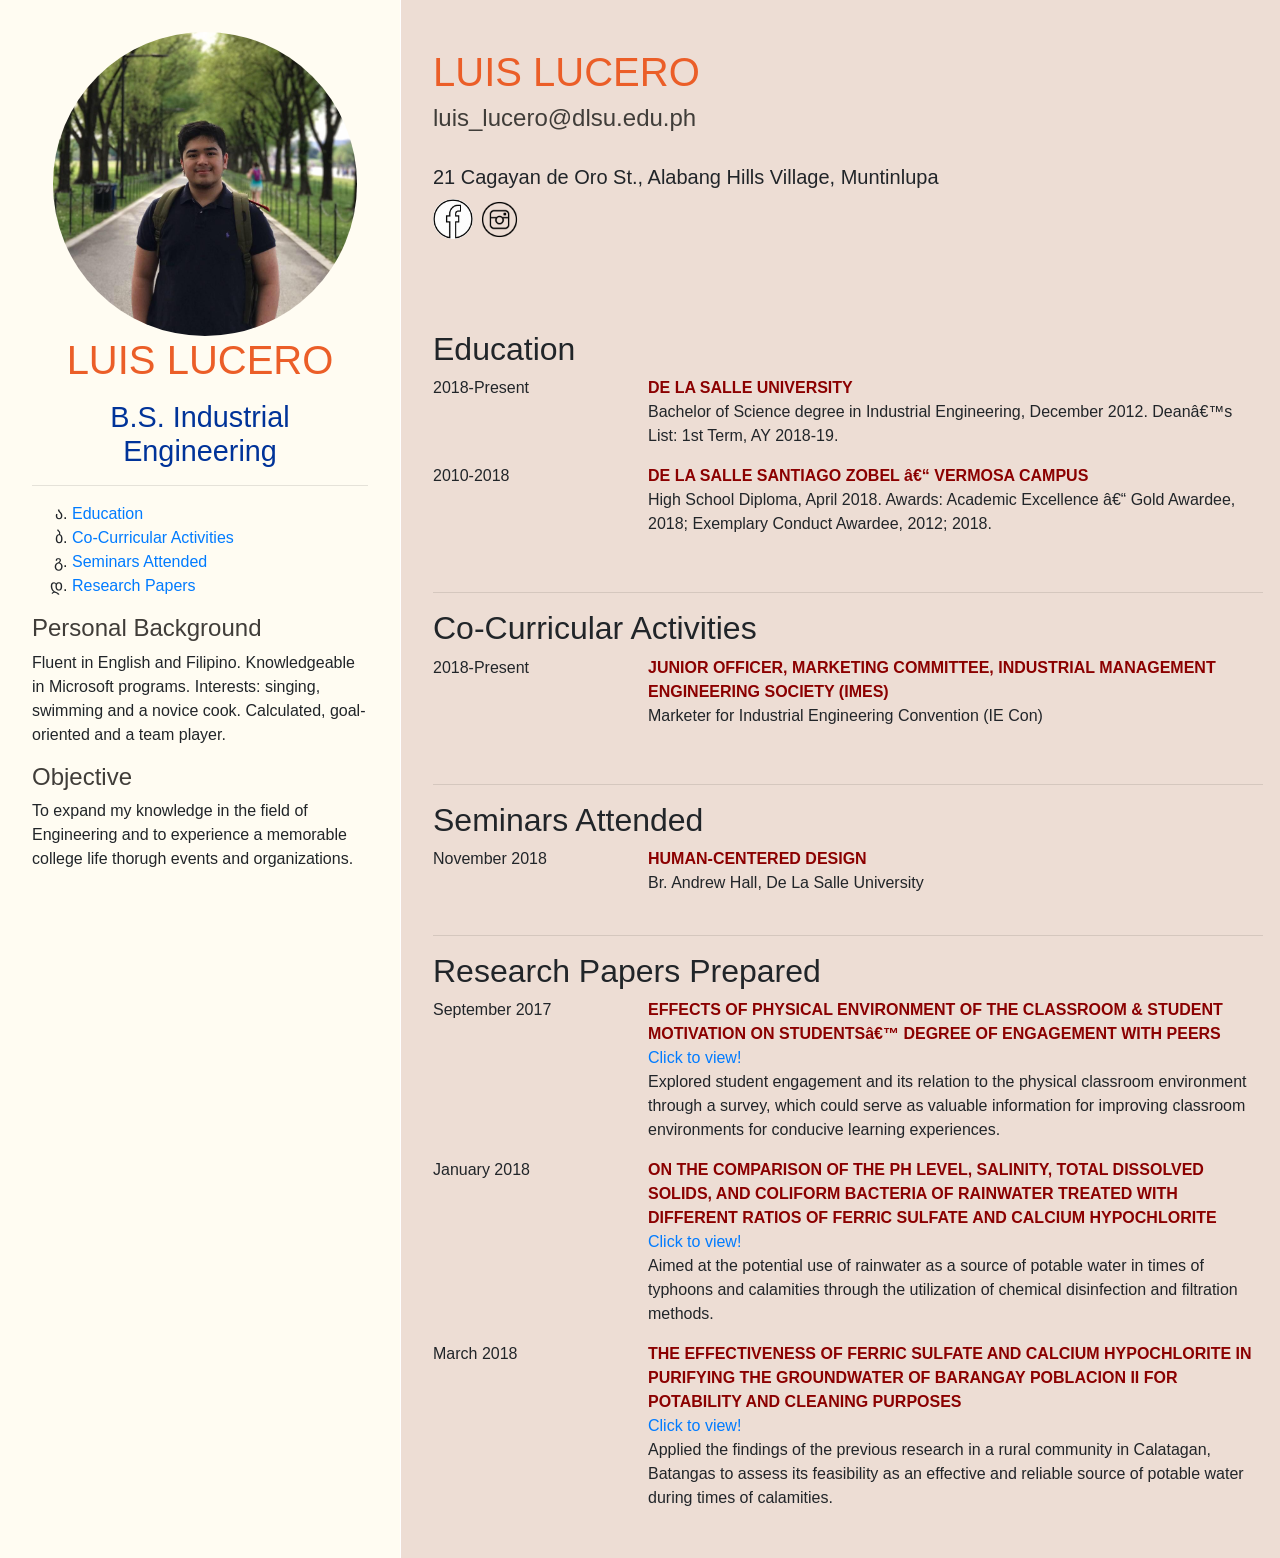
<file: index.html>
<html>

<head>


    <!--Bootstrap CSS-->

    <link rel="stylesheet" href="https://maxcdn.bootstrapcdn.com/bootstrap/4.0.0/css/bootstrap.min.css" integrity="sha384-Gn5384xqQ1aoWXA+058RXPxPg6fy4IWvTNh0E263XmFcJlSAwiGgFAW/dAiS6JXm" crossorigin="anonymous">

    <link rel="stylesheet" href="style.css">

    <title>Luis Lucero</title>
</head>

<body>

    <div class="row">

        <div class="col-4 fixed-top" id="left-col">


            <center><img class="profile" src="profile.jpg"> </center>



            <center>

                <h1> Luis Lucero </h1>


                <p>
                    <font color="#003399">
                        <h3> B.S. Industrial Engineering</h3>
                    </font>
                </p>

            </center>
            <hr>

            <ul>

                <li><a href="#work">Education</a></li>
                <li><a href="#coact">Co-Curricular Activities</a></li>
                <li><a href="#semi">Seminars Attended</a></li>
                <li><a href="#res">Research Papers</a></li>

            </ul>

            <h4>Personal Background</h4>

            <p>
                Fluent in English and Filipino. Knowledgeable in Microsoft programs. Interests: singing, swimming and a novice cook. Calculated, goal-oriented and a team player.
            </p>


            <h4>Objective</h4>

            <p>
                To expand my knowledge in the field of Engineering and to experience a memorable college life thorugh events and organizations.
            </p>

        </div>

        <div class="col" id="right-col">

           
            <p></p>


            <h1> Luis Lucero </h1>



            <h4>luis_lucero@dlsu.edu.ph</h4>

            <br>

            <h5>21 Cagayan de Oro St., Alabang Hills Village, Muntinlupa</h5>

            <a href="https://www.facebook.com/profile.php?id=1000001413320393"><img class="face" src="faceb.jpg"></a> <a href="https://www.instagram.com/luis_d.n.e/"><img class="ins" src="insta.ico"></a>


            <section id="work">
                <br>

                <h2>Education</h2>

                <div class="row">

                    <div class="col-3">
                        2018-Present
                    </div>


                    <div class="col">

                        <b>DE LA SALLE UNIVERSITY</b>

                        <br>

                        <p>

                            Bachelor of Science degree in Industrial Engineering, December 2012. Dean’s List: 1st Term, AY 2018-19.
                        </p>

                    </div>

                </div>


                <div class="row">

                    <div class="col-3">
                        2010-2018
                    </div>

                    <div class="col">

                        <b>DE LA SALLE SANTIAGO ZOBEL – VERMOSA CAMPUS</b>

                        <br>

                        <p>
                            High School Diploma, April 2018. Awards: Academic Excellence – Gold Awardee, 2018; Exemplary Conduct Awardee, 2012; 2018.
                        </p>

                    </div>
                </div>

            </section>

            <br>

            <hr>

            <section id="coact">

                <h2>Co-Curricular Activities</h2>

                <div class="row">

                    <div class="col-3">
                        2018-Present
                    </div>

                    <div class="col">

                        <b>JUNIOR OFFICER, MARKETING COMMITTEE, INDUSTRIAL MANAGEMENT ENGINEERING SOCIETY (IMES)</b>

                        <br>

                        <p>
                            Marketer for Industrial Engineering Convention (IE Con)
                        </p>

                    </div>

                </div>

            </section>

            <br>

            <hr>

            <section id="semi">

                <h2>Seminars Attended</h2>

                <div class="row">

                    <div class="col-3">

                        November 2018

                    </div>

                    <div class="col">

                        <b>HUMAN-CENTERED DESIGN</b>
                        <br>
                        Br. Andrew Hall, De La Salle University

                    </div>

                </div>

            </section>

            <br>

            <hr>

            <section id="res">

                <h2>Research Papers Prepared</h2>

                <div class="row">

                    <div class="col-3">

                        September 2017

                    </div>

                    <div class="col">

                        <b>EFFECTS OF PHYSICAL ENVIRONMENT OF THE CLASSROOM & STUDENT MOTIVATION ON STUDENTS’ DEGREE OF ENGAGEMENT WITH PEERS</b>
                        <br>

                        <a href="https://docs.wixstatic.com/ugd/654a08_31b9cf06de7b4a2e94624cfc323a7a2c.pdf" target="_blank">Click to view!</a>

                        <br>
                        Explored student engagement and its relation to the physical classroom environment through a survey, which could serve as valuable information for improving classroom environments for conducive learning experiences.

                    </div>

                </div>

                <p></p>

                <div class="row">

                    <div class="col-3">

                        January 2018

                    </div>

                    <div class="col">

                        <b>ON THE COMPARISON OF THE PH LEVEL, SALINITY, TOTAL DISSOLVED SOLIDS, AND COLIFORM BACTERIA OF RAINWATER TREATED WITH DIFFERENT RATIOS OF FERRIC SULFATE AND CALCIUM HYPOCHLORITE</b>
                        <br>

                        <a href="https://docs.wixstatic.com/ugd/654a08_75cb7b9258f94cc8965d6724c39af642.pdf" target="_blank">Click to view!</a>

                        <br>
                        Aimed at the potential use of rainwater as a source of potable water in times of typhoons and calamities through the utilization of chemical disinfection and filtration methods.

                    </div>

                </div>

                <p></p>

                <div class="row">

                    <div class="col-3">

                        March 2018

                    </div>

                    <div class="col">

                        <b>THE EFFECTIVENESS OF FERRIC SULFATE AND CALCIUM HYPOCHLORITE IN PURIFYING THE GROUNDWATER OF BARANGAY POBLACION II FOR POTABILITY AND CLEANING PURPOSES</b>

                        <br>

                        <a href="https://docs.wixstatic.com/ugd/654a08_2e108df1cf08413ea1199310ddd992a7.pdf" target="_blank">Click to view!</a>

                        <br>
                        Applied the findings of the previous research in a rural community in Calatagan, Batangas to
                        assess its feasibility as an effective and reliable source of potable water during times of calamities.

                    </div>

                </div>

            </section>
            <p></p>
            <p></p>
        </div>




    </div>



</body>

</html>
</file>
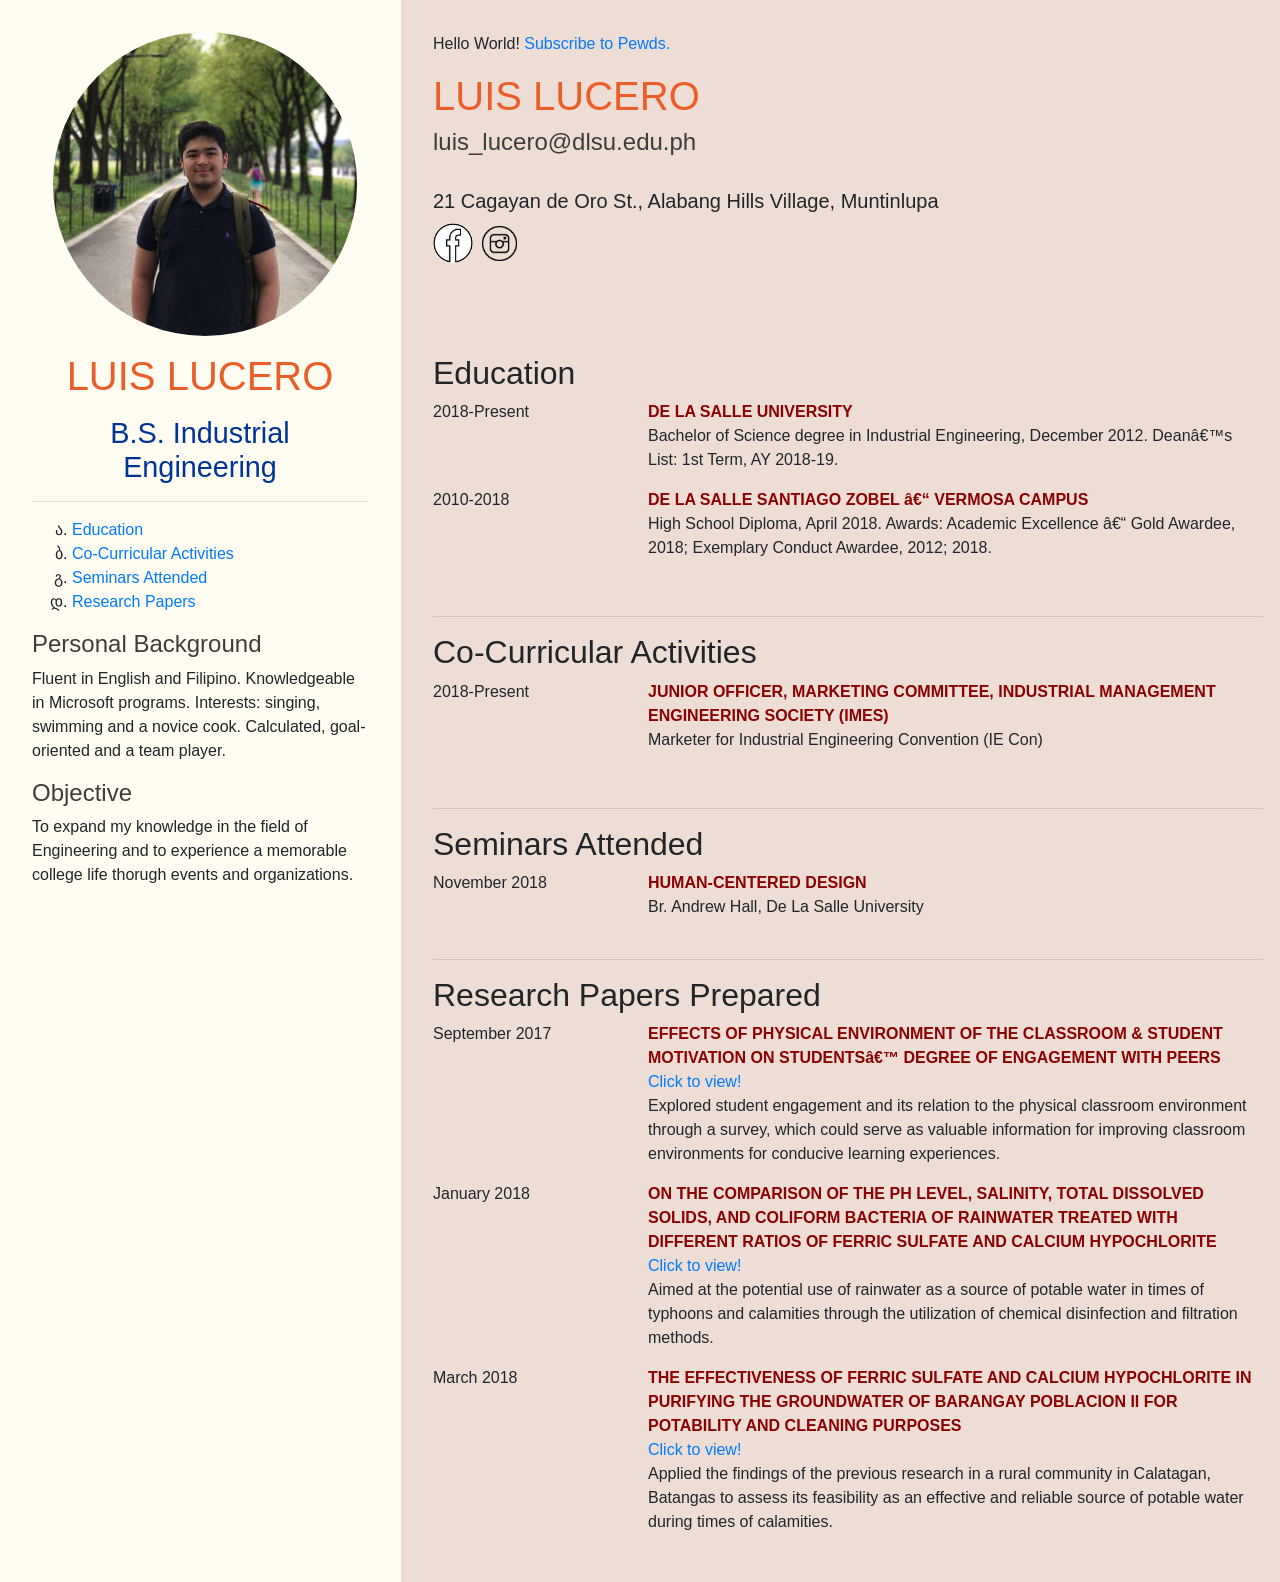
<file: resume-index.html>
<html>

<head>


    <!--Bootstrap CSS-->

    <link rel="stylesheet" href="https://maxcdn.bootstrapcdn.com/bootstrap/4.0.0/css/bootstrap.min.css" integrity="sha384-Gn5384xqQ1aoWXA+058RXPxPg6fy4IWvTNh0E263XmFcJlSAwiGgFAW/dAiS6JXm" crossorigin="anonymous">

    <link rel="stylesheet" href="style.css">

    <title>Luis Lucero</title>
</head>

<body>

    <div class="row">

        <div class="col-4 fixed-top" id="left-col">


            <center><img class="profile" src="profile.jpg"> </center>


            <p></p>

            <center>

                <h1> Luis Lucero </h1>


                <p>
                    <font color="#003399">
                        <h3> B.S. Industrial Engineering</h3>
                    </font>
                </p>

            </center>
            <hr>

            <ul>

                <li><a href="#work">Education</a></li>
                <li><a href="#coact">Co-Curricular Activities</a></li>
                <li><a href="#semi">Seminars Attended</a></li>
                <li><a href="#res">Research Papers</a></li>

            </ul>

            <h4>Personal Background</h4>

            <p>
                Fluent in English and Filipino. Knowledgeable in Microsoft programs. Interests: singing, swimming and a novice cook. Calculated, goal-oriented and a team player.
            </p>


            <h4>Objective</h4>

            <p>
                To expand my knowledge in the field of Engineering and to experience a memorable college life thorugh events and organizations.
            </p>

        </div>

        <div class="col" id="right-col">

            Hello World!

            <a href="https://www.youtube.com/user/PewDiePie">Subscribe to Pewds.</a>

            <p></p>


            <h1> Luis Lucero </h1>



            <h4>luis_lucero@dlsu.edu.ph</h4>

            <br>

            <h5>21 Cagayan de Oro St., Alabang Hills Village, Muntinlupa</h5>

            <a href="https://www.facebook.com/profile.php?id=1000001413320393"><img class="face" src="faceb.jpg"></a> <a href="https://www.instagram.com/luis_d.n.e/"><img class="ins" src="insta.ico"></a>


            <section id="work">
                <br>

                <h2>Education</h2>

                <div class="row">

                    <div class="col-3">
                        2018-Present
                    </div>


                    <div class="col">

                        <b>DE LA SALLE UNIVERSITY</b>

                        <br>

                        <p>

                            Bachelor of Science degree in Industrial Engineering, December 2012. Dean’s List: 1st Term, AY 2018-19.
                        </p>

                    </div>

                </div>


                <div class="row">

                    <div class="col-3">
                        2010-2018
                    </div>

                    <div class="col">

                        <b>DE LA SALLE SANTIAGO ZOBEL – VERMOSA CAMPUS</b>

                        <br>

                        <p>
                            High School Diploma, April 2018. Awards: Academic Excellence – Gold Awardee, 2018; Exemplary Conduct Awardee, 2012; 2018.
                        </p>

                    </div>
                </div>

            </section>

            <br>

            <hr>

            <section id="coact">

                <h2>Co-Curricular Activities</h2>

                <div class="row">

                    <div class="col-3">
                        2018-Present
                    </div>

                    <div class="col">

                        <b>JUNIOR OFFICER, MARKETING COMMITTEE, INDUSTRIAL MANAGEMENT ENGINEERING SOCIETY (IMES)</b>

                        <br>

                        <p>
                            Marketer for Industrial Engineering Convention (IE Con)
                        </p>

                    </div>

                </div>

            </section>

            <br>

            <hr>

            <section id="semi">

                <h2>Seminars Attended</h2>

                <div class="row">

                    <div class="col-3">

                        November 2018

                    </div>

                    <div class="col">

                        <b>HUMAN-CENTERED DESIGN</b>
                        <br>
                        Br. Andrew Hall, De La Salle University

                    </div>

                </div>

            </section>

            <br>

            <hr>

            <section id="res">

                <h2>Research Papers Prepared</h2>

                <div class="row">

                    <div class="col-3">

                        September 2017

                    </div>

                    <div class="col">

                        <b>EFFECTS OF PHYSICAL ENVIRONMENT OF THE CLASSROOM & STUDENT MOTIVATION ON STUDENTS’ DEGREE OF ENGAGEMENT WITH PEERS</b>
                        <br>

                        <a href="https://docs.wixstatic.com/ugd/654a08_31b9cf06de7b4a2e94624cfc323a7a2c.pdf" target="_blank">Click to view!</a>

                        <br>
                        Explored student engagement and its relation to the physical classroom environment through a survey, which could serve as valuable information for improving classroom environments for conducive learning experiences.

                    </div>

                </div>

                <p></p>

                <div class="row">

                    <div class="col-3">

                        January 2018

                    </div>

                    <div class="col">

                        <b>ON THE COMPARISON OF THE PH LEVEL, SALINITY, TOTAL DISSOLVED SOLIDS, AND COLIFORM BACTERIA OF RAINWATER TREATED WITH DIFFERENT RATIOS OF FERRIC SULFATE AND CALCIUM HYPOCHLORITE</b>
                        <br>

                        <a href="https://docs.wixstatic.com/ugd/654a08_75cb7b9258f94cc8965d6724c39af642.pdf" target="_blank">Click to view!</a>

                        <br>
                        Aimed at the potential use of rainwater as a source of potable water in times of typhoons and calamities through the utilization of chemical disinfection and filtration methods.

                    </div>

                </div>

                <p></p>

                <div class="row">

                    <div class="col-3">

                        March 2018

                    </div>

                    <div class="col">

                        <b>THE EFFECTIVENESS OF FERRIC SULFATE AND CALCIUM HYPOCHLORITE IN PURIFYING THE GROUNDWATER OF BARANGAY POBLACION II FOR POTABILITY AND CLEANING PURPOSES</b>

                        <br>

                        <a href="https://docs.wixstatic.com/ugd/654a08_2e108df1cf08413ea1199310ddd992a7.pdf" target="_blank">Click to view!</a>

                        <br>
                        Applied the findings of the previous research in a rural community in Calatagan, Batangas to
                        assess its feasibility as an effective and reliable source of potable water during times of calamities.

                    </div>

                </div>

            </section>
            <p></p>
            <p></p>
        </div>




    </div>



</body>

</html>
</file>
<file: style.css>
h1 {
    color: #EB5E28;
    text-transform: uppercase;
}



ul {
    list-style: georgian
}

.profile h2 {
    color: #252422;
}

b {
    color: darkred
}



h3 {
    font-size: 1.8em
}

/* Right Column */

#work {
    margin-top: 4em;
}

#right-col {
    background-color: #EDDDD4
}

h4 {
    font-size: 1.5em;
    color: #403D39
}

#right-col {
    margin-left: 26em;
    padding: 2em
}

#left-col {
    background-color: #FFFCF2;
    padding: 2em;
    width: 25em;
    padding-bottom: 50em
}


.profile {
    border-radius: 50%;
    width: 19em;
    margin-left: 10px
}

.face {
    border-radius: 70%;
    width: 40px
}

.ins {
    width: 45px
}
</file>
